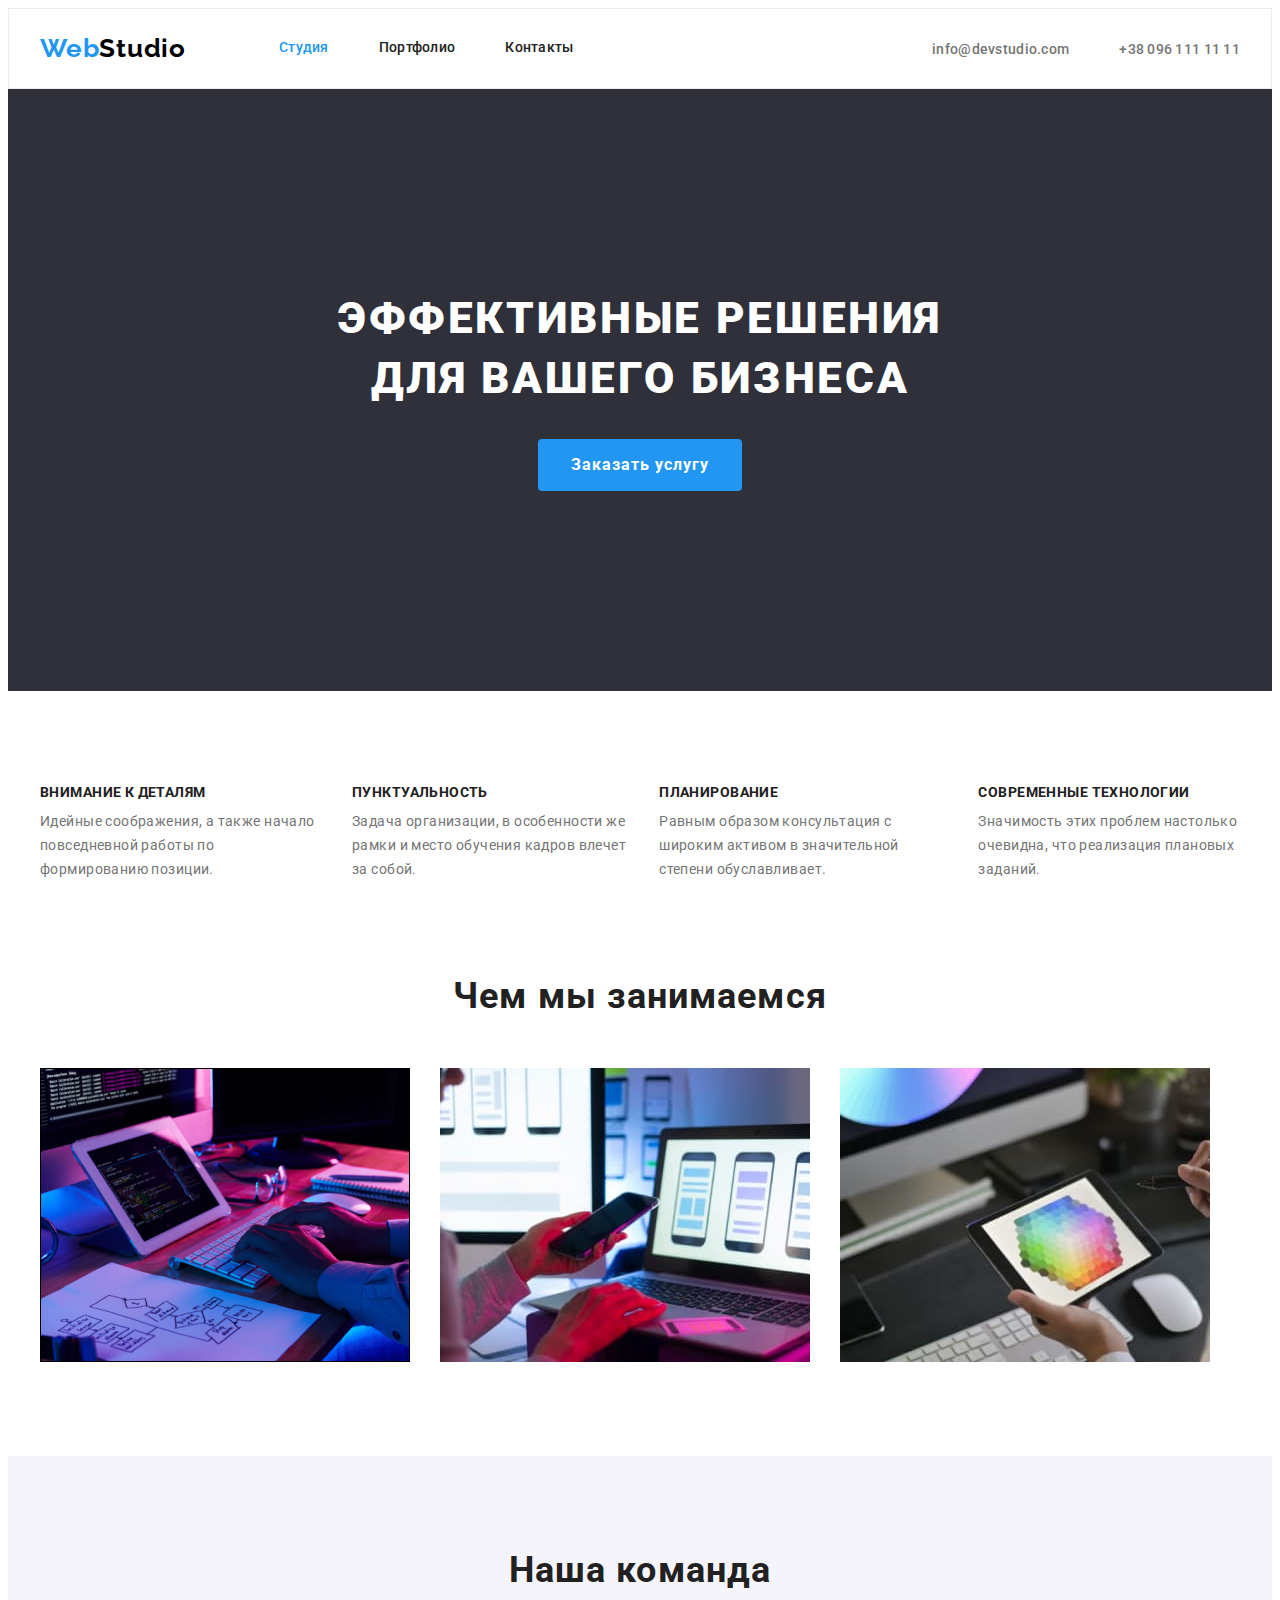
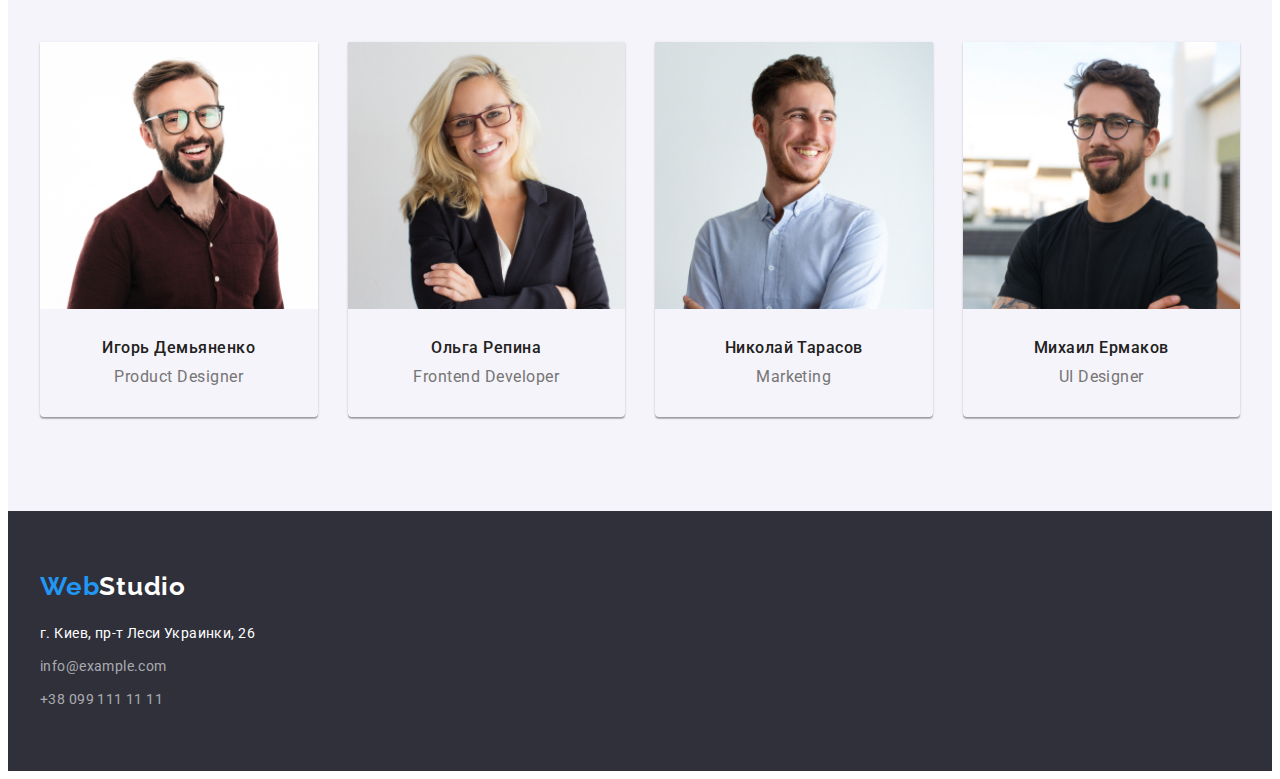
<file: index.html>
<!DOCTYPE html>
<html lang="ru">
<head>
    <meta charset="UTF-8">
    <meta http-equiv="X-UA-Compatible" content="IE=edge">
    <meta name="viewport" content="width=device-width, initial-scale=1.0">
    <title>Document</title>
    
    <link rel="preconnect" href="https://fonts.googleapis.com">
    <link rel="preconnect" href="https://fonts.gstatic.com" crossorigin>
    <link href="https://fonts.googleapis.com/css2?family=Raleway:wght@700&family=Roboto:wght@400;500;700;900&display=swap"
        rel="stylesheet">
    <link rel="stylesheet" href="https://cdnjs.cloudflare.com/ajax/libs/modern-normalize/1.1.0/modern-normalize.min.css"
        integrity="sha512-wpPYUAdjBVSE4KJnH1VR1HeZfpl1ub8YT/NKx4PuQ5NmX2tKuGu6U/JRp5y+Y8XG2tV+wKQpNHVUX03MfMFn9Q=="
        crossorigin="anonymous" referrerpolicy="no-referrer" />

        <link rel="stylesheet" href="./css/styles.css">
    
</head>
<body>
    <header class="header">
        <div class="container main-header">
            <nav class="navigation">
                <a class="header-logo" lang="en" href="#"><span class="text-web">Web</span>Studio</a>
            
                <ul class="header-list list">
                    <li class="header-item"><a href="./index.html" class="header-link current">Студия</a></li>
                    <li class="header-item"><a href="./portfolio.html" class="header-link">Портфолио</a></li>
                    <li class="header-item"><a href="" class="header-link">Контакты</a></li>
                </ul>
            </nav>
            <ul class="contact list">
                <li class="header-item">
                    <a href="mailto:info@devstudio.com" class="header-link-contact">info@devstudio.com</a>  
                </li>
                <li class="header-item">
                    <a href="tel:+380961111111" class="header-link-contact">+38 096 111 11 11</a>
                </li>
            </ul>  
        </div>
    </header>

    <main>

       
        <section class="section hero">
            <div class="container">
                <h1 class="hero-title">Эффективные решения <br/> для вашего бизнеса</h1>
                <button type="button" class="hero-btn">Заказать услугу</button>
            </div>
        </section>

        
        <section class="section"> 
            <div class="container">
                <h2 hidden>Особенности</h2>
                <ul class="advantage-list list">
                    <li class="advantage-item">
                        <h3 class="advantage-title">Внимание к деталям</h3>
                        <p class="advantage-text">Идейные соображения, а также начало повседневной работы по формированию позиции.</p>
                    </li>
                    <li class="advantage-item">
                        <h3 class="advantage-title">Пунктуальность</h3>
                        <p class="advantage-text">Задача организации, в особенности же рамки и место обучения кадров влечет за собой.</p>
                    </li>
                    <li class="advantage-item">
                        <h3 class="advantage-title">Планирование</h3>
                        <p class="advantage-text">Равным образом консультация с широким активом в значительной степени обуславливает.</p>
                    </li>
                    <li class="advantage-item">
                        <h3 class="advantage-title">Современные технологии</h3>
                        <p class="advantage-text">Значимость этих проблем настолько очевидна, что реализация плановых заданий.</p>
                    </li>
                </ul>
            </div>
        </section>

    
        <section class="section no-padding">
            <div class="container">
                <h2 class="product-title">Чем мы занимаемся</h2>
                <ul class="product-list list">
                    <li class="product-item">
                        <img 
                        src="./images/box1.jpg"
                        alt="создание сайта"
                        width="370"
                        height="294"
                        />
                    </li>
                    <li class="product-item">
                        <img 
                        src="./images/box2.jpg"
                        alt="создание мобильной версии"
                        width="370"
                        height="294"
                        />
                    </li>
                    <li class="product-item">
                        <img 
                        src="./images/box3.jpg"
                        alt="тестированте"
                        width="370"
                        height="294"
                        />
                    </li>
                </ul>
            </div>
        </section>

       
        <section class="section team">
            <div class="container">
                <h2 class="team-title">Наша команда</h2>
                <ul class="team-list list">
                    <li class="team-item">
                        <a href="" class="team-link">
                        <img
                        src="./images/img1.jpg" 
                        alt="члены команды"
                        width="270"
                        height="260"
                        /> 
                        <div class="team-name-content">
                        <h3 class="team-name">Игорь Демьяненко</h3>
                        <p lang="en" class="team-text">Product Designer</p>
                        </div>
                        </a>
                    </li>
                    <li class="team-item">
                        <a href="" class="team-link">
                        <img 
                        src="./images/img2.jpg"
                        alt="члены команды"
                        width="270"
                        height="260"
                        />
                        <div class="team-name-content">
                        <h3 class="team-name">Ольга Репина</h3>
                        <p lang="en" class="team-text">Frontend Developer</p>
                        </div>
                        </a>
                    </li>
                    <li class="team-item">
                        <a href="" class="team-link">
                        <img 
                        src="./images/img3.jpg" 
                        alt="члены команды"
                        width="270"
                        height="260"
                        />
                        <div class="team-name-content">
                        <h3 class="team-name">Николай Тарасов</h3>
                        <p lang="en" class="team-text">Marketing</p>
                        </div>
                        </a>
                    </li>
                    <li class="team-item">
                        <a href="" class="team-link">
                        <img 
                        src="./images/img4.jpg" 
                        alt="члены команды"
                        width="270"
                        height="260"
                        />
                        <div class="team-name-content">
                        <h3 class="team-name">Михаил Ермаков</h3>
                        <p lang="en" class="team-text">UI Designer</p>
                        </div>
                        </a>
                    </li>
                </ul>
            </div>
        </section>
    </main>

    <footer class="footer">
        <div class="container">
            <a class="footer-logo" lang="en" href="#"><span class="text-web">Web</span>Studio</a>
            <address>
                <ul class="address list">
                    <li class="address-item">
                        <a href="https://goo.gl/maps/5fkCTM6jAtR8WJ4g7"
                        target="_blank" class="address-link"
                        >г. Киев, пр-т Леси Украинки, 26</a>
                    </li>
                    <li class="address-item">
                        <a href="mailto:info@example.com" class="address-link-contact">info@example.com</a>
                    </li>
                    <li>
                        <a href="tel:+380991111111" class="address-link-contact">+38 099 111 11 11</a>
                    </li class="address-item">
                </ul>
            </address>
        </div>
    </footer>
</body>
</html>
</file>
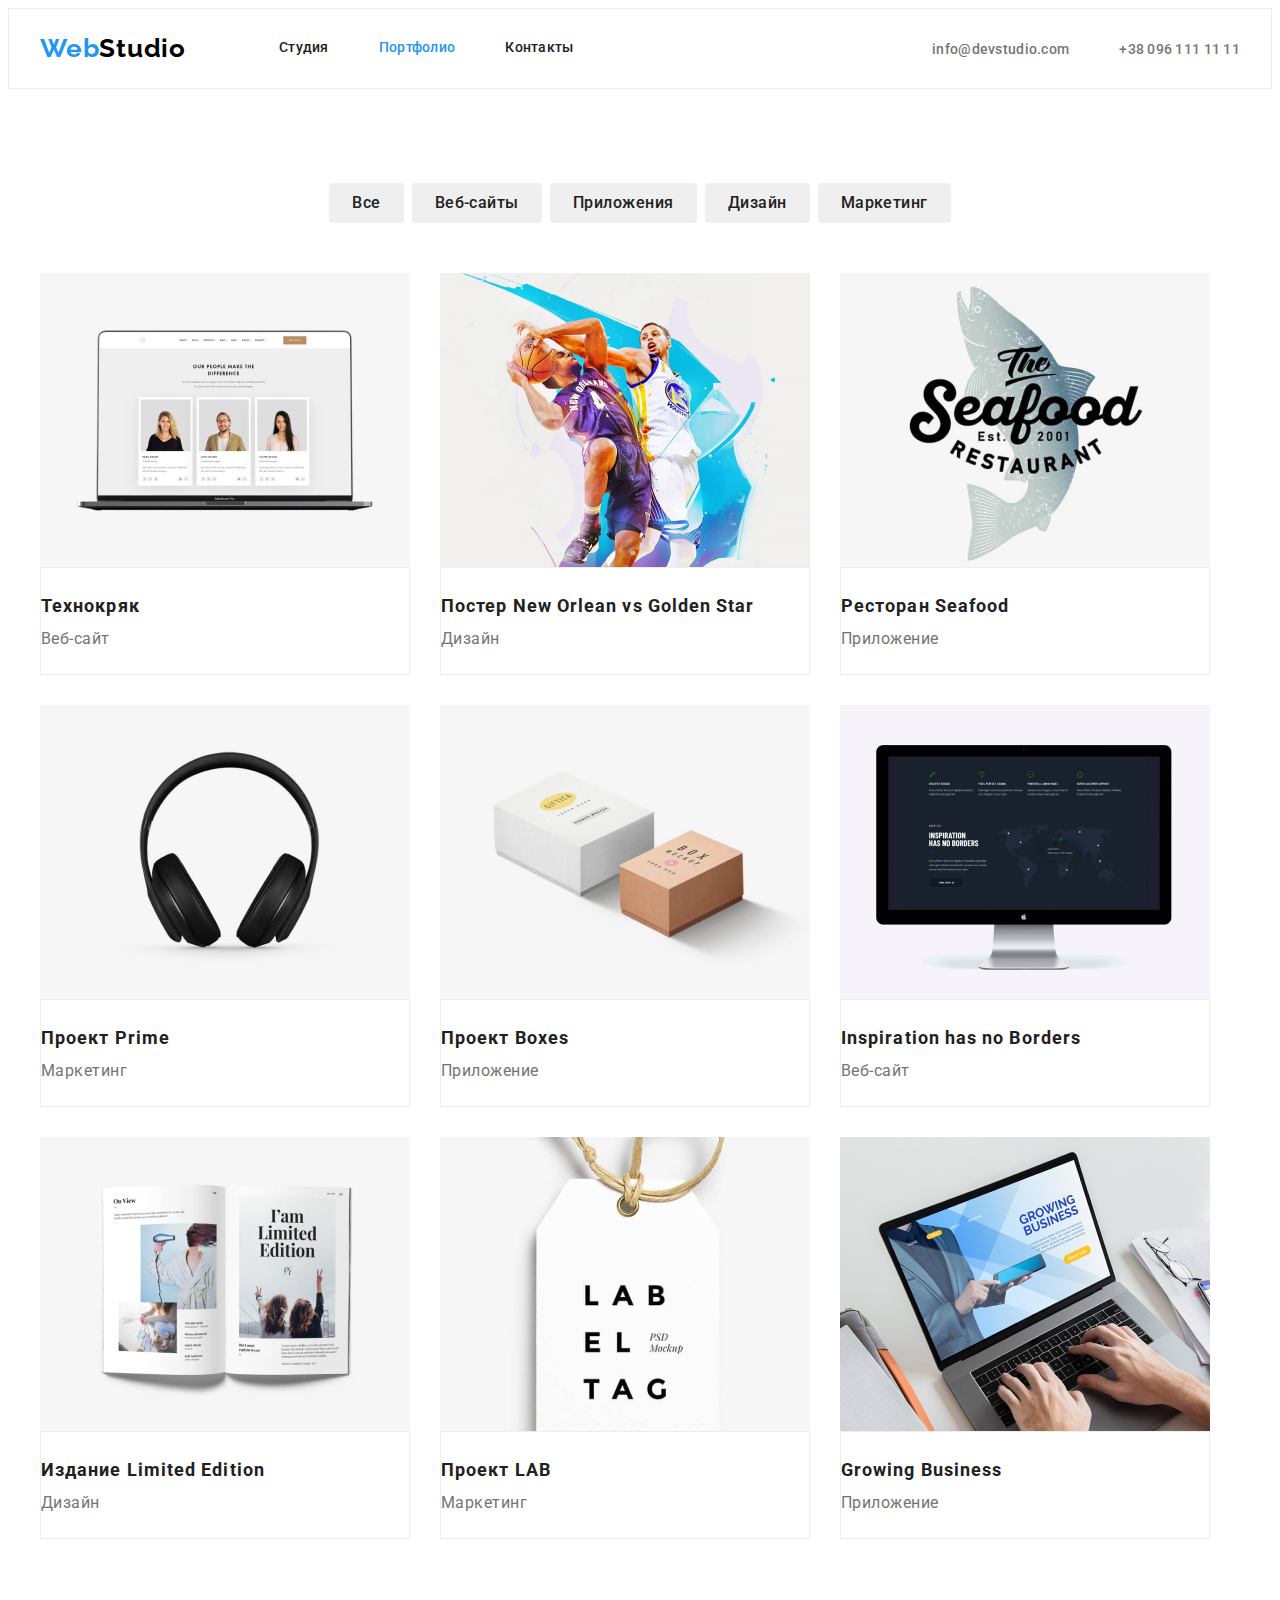
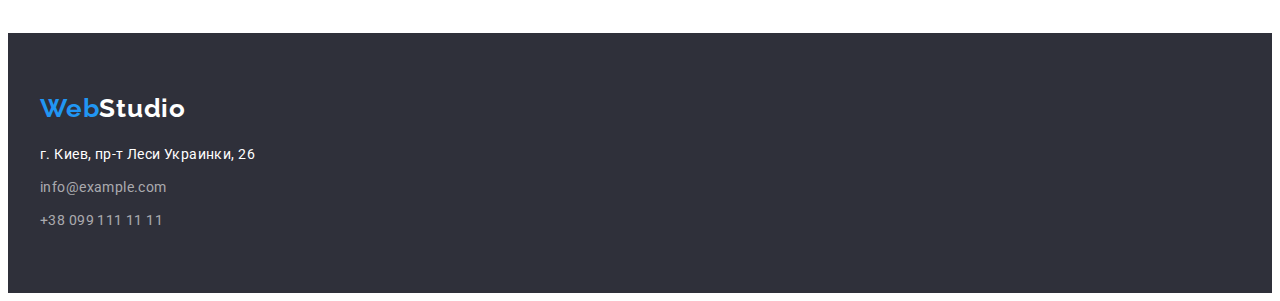
<file: portfolio.html>
<!DOCTYPE html>
<html lang="ru">
<head>
    <meta charset="UTF-8">
    <meta http-equiv="X-UA-Compatible" content="IE=edge">
    <meta name="viewport" content="width=device-width, initial-scale=1.0">
    <title>Document</title>

    <link rel="preconnect" href="https://fonts.googleapis.com">
    <link rel="preconnect" href="https://fonts.gstatic.com" crossorigin>
    <link href="https://fonts.googleapis.com/css2?family=Raleway:wght@700&family=Roboto:wght@400;500;700;900&display=swap"
        rel="stylesheet">
    <link rel="stylesheet" href="https://cdnjs.cloudflare.com/ajax/libs/modern-normalize/1.1.0/modern-normalize.min.css"
        integrity="sha512-wpPYUAdjBVSE4KJnH1VR1HeZfpl1ub8YT/NKx4PuQ5NmX2tKuGu6U/JRp5y+Y8XG2tV+wKQpNHVUX03MfMFn9Q=="
        crossorigin="anonymous" referrerpolicy="no-referrer" />
    <link rel="stylesheet" href="./css/styles.css">
    
</head>
<body>
    <header class="header">
        <div class="container main-header">
            <nav class="navigation">
                <a class="header-logo" lang="en" href="#"><span class="text-web">Web</span>Studio</a>
    
                <ul class="header-list list">
                    <li class="header-item"><a href="./index.html" class="header-link">Студия</a></li>
                    <li class="header-item"><a href="./portfolio.html" class="header-link current">Портфолио</a></li>
                    <li class="header-item"><a href="" class="header-link">Контакты</a></li>
                </ul>
            </nav>
            <ul class="contact list">
                <li class="header-item">
                    <a href="mailto:info@devstudio.com" class="header-link-contact">info@devstudio.com</a>
                </li>
                <li class="header-item">
                    <a href="tel:+380961111111" class="header-link-contact">+38 096 111 11 11</a>
                </li>
            </ul>
        </div>
    </header>

    <main>

        
        <section class="section">
            <div class="container">
                <h1 hidden>Портфолио</h1>
                <ul class="filter-list list"> 
                    <li class="filter-item"><button type="button" class="filter-btn">Все</button></li>
                    <li class="filter-item"><button type="button" class="filter-btn">Веб-сайты</button></li>
                    <li class="filter-item"><button type="button" class="filter-btn">Приложения</button></li>
                    <li class="filter-item"><button type="button" class="filter-btn">Дизайн</button></li>
                    <li class="filter-item"><button type="button" class="filter-btn">Маркетинг</button></li>
                </ul>

                <ul class="portfolio-list list">
                    <li class="portfolio-item">
                        <a href="" class="portfolio-link">
                            <img src="./images/portf-img-1.jpg"
                            alt="вуб-сайт на ноутбуке"
                            width="370"
                            height="294"/>
                        <div class="portfolio-item-content">
                            <h2 class="portfolio-title">Технокряк</h2>
                            <p class="portfolio-text">Веб-сайт</p>
                        </div>
                        </a>
                    </li>
                    <li class="portfolio-item">
                        <a href="" class="portfolio-link">
                            <img src="./images/portf-img-2.jpg" 
                            alt="баскетбол"
                            width="370"
                            height="294"/>
                        <div class="portfolio-item-content">
                            <h2 class="portfolio-title">Постер New Orlean vs Golden Star</h2>
                            <p class="portfolio-text">Дизайн</p>
                        </div>
                        </a>
                    </li>
                    <li class="portfolio-item">
                        <a href="" class="portfolio-link">
                            <img src="./images/portf-img-3.jpg" 
                            alt="логотип ресторана"
                            width="370"
                            height="294"/>
                        <div class="portfolio-item-content">
                            <h2 class="portfolio-title">Ресторан Seafood</h2>
                            <p class="portfolio-text">Приложение</p>
                        </div>
                        </a>
                    </li>
                    <li class="portfolio-item">
                        <a href="" class="portfolio-link">
                            <img src="./images/portf-img-4.jpg" 
                            alt="наушники"
                            width="370"
                            height="294"/>
                        <div class="portfolio-item-content">
                            <h2 class="portfolio-title">Проект Prime</h2>
                            <p class="portfolio-text">Маркетинг</p>
                        </div>
                        </a>
                    </li>
                    <li class="portfolio-item">
                        <a href="" class="portfolio-link">
                            <img src="./images/portf-img-5.jpg" 
                            alt="коробки"
                            width="370"
                            height="294"/>
                        <div class="portfolio-item-content">
                            <h2 class="portfolio-title">Проект Boxes</h2>
                            <p class="portfolio-text">Приложение</p>
                        </div>
                        </a>
                    </li>
                    <li class="portfolio-item">
                        <a href="" class="portfolio-link">
                            <img src="./images/portf-img-6.jpg" 
                            alt="монитор"
                            width="370"
                            height="294"/>
                        <div class="portfolio-item-content">
                            <h2 class="portfolio-title">Inspiration has no Borders</h2>
                            <p class="portfolio-text">Веб-сайт</p>
                        </div>
                        </a>
                    </li>
                    <li class="portfolio-item">
                        <a href="" class="portfolio-link">
                            <img src="./images/portf-img-7.jpg" 
                            alt="журнал"
                            width="370"
                            height="294"/>
                        <div class="portfolio-item-content">
                            <h2 class="portfolio-title">Издание Limited Edition</h2>
                            <p class="portfolio-text">Дизайн</p>
                        </div>
                        </a>
                    </li>
                    <li class="portfolio-item">
                        <a href="" class="portfolio-link">
                            <img src="./images/portf-img-8.jpg" 
                            alt="бирка"
                            width="370"
                            height="294"/>
                        <div class="portfolio-item-content">
                            <h2 class="portfolio-title">Проект LAB</h2>
                            <p class="portfolio-text">Маркетинг</p>
                        </div>
                        </a>
                    </li>
                    <li class="portfolio-item">
                        <a href="" class="portfolio-link">
                            <img src="./images/portf-img-9.jpg" 
                            alt="приложение на ноуте"
                            width="370"
                            height="294"/>
                        <div class="portfolio-item-content">
                            <h2 class="portfolio-title">Growing Business</h2>
                            <p class="portfolio-text">Приложение</p>
                        </div>
                        </a>
                    </li>
                </ul>
            </div>
        </section>
    </main>
    
    <footer class="footer">
        <div class="container">
            <a class="footer-logo" lang="en" href="#"><span class="text-web">Web</span>Studio</a>
            <address>
                <ul class="address list">
                    <li class="address-item">
                        <a href="https://goo.gl/maps/5fkCTM6jAtR8WJ4g7" target="_blank" class="address-link">г. Киев, пр-т Леси
                            Украинки, 26</a>
                    </li>
                    <li class="address-item">
                        <a href="mailto:info@example.com" class="address-link-contact">info@example.com</a>
                    </li>
                    <li class="address-item">
                        <a href="tel:+380991111111" class="address-link-contact">+38 099 111 11 11</a>
                    </li>
                </ul>
            </address>
        </div>
    </footer>
</body>
</html>
</file>
<file: css/styles.css>
:root {
  --header-text-color: #212121;
  --accent-text-color: #2196f3;
  --first-title-color: #212121;
  --first-text-color: #757575;
  --first-btn-color: #212121;
  --second-btn-color: #ffffff;
}

p,
h1,
h2,
h3,
h4,
h5,
h6 {
  margin: 0;
}

ul {
  margin: 0;
  padding: 0;
}

img {
  display: block;
  width: 100%;
  height: auto;
}

button {
  font-family: inherit;
  cursor: pointer;
  border-radius: 4px;
  border: 1px solid transparent;
  display: inline-block;
  align-items: center;
  text-align: center;
}

body {
  font-family: "Roboto", sans-serif;
}

.list {
  list-style: none;
}

a {
  text-decoration: none;
}

.container {
  width: 1200px;
  padding-left: 15px;
  padding-right: 15px;
  margin: 0 auto;
}

.section {
  padding-top: 94px;
  padding-bottom: 94px;
}

.section.no-padding {
  padding-top: 0;
}

/*-----------HEADER-----------*/

.header {
  background-color: #ffffff;
  padding-top: 24px;
  padding-bottom: 24px;
  border: 1px solid #ececec;
}
.main-header {
  display: flex;
  align-items: center;
}
.navigation {
  display: flex;
  align-items: center;
}
.header-logo {
  font-family: "Raleway", sans-serif;
  font-weight: 700;
  font-size: 26px;
  line-height: 1.19;
  letter-spacing: 0.03em;
  color: #000000;
  margin-right: 93px;
}
.text-web {
  color: #2196f3;
}

.header-list {
  display: flex;
}
.header-list .header-item:not(:last-child) {
  margin-right: 50px;
}
.header-list .header-link {
  display: block;

  font-weight: 500;
  font-size: 14px;
  line-height: 1.14;
  letter-spacing: 0.02em;
  color: var(--header-text-color);
}
.header-link:hover,
.header-link:focus {
  color: var(--accent-text-color);
}
.header-list .header-link.current {
  color: var(--accent-text-color);
}
.header-link-contact {
  font-weight: 500;
  font-size: 14px;
  line-height: 1.14;
  letter-spacing: 0.02em;
  color: #757575;
}
.header-link-contact:hover,
.header-link-contact:focus {
  color: var(--accent-text-color);
}
.contact {
  display: flex;
  margin-left: auto;
}
.contact .header-item:not(:last-child) {
  margin-right: 50px;
}

/*-----------HERO-----------*/

.hero {
  background-color: #2f303a;
  padding-top: 200px;
  padding-bottom: 200px;
  text-align: center;
}
.hero-title {
  font-weight: 900;
  font-size: 44px;
  line-height: 1.36;

  letter-spacing: 0.06em;
  text-transform: uppercase;
  color: #ffffff;
  margin-bottom: 30px;
}
.hero-btn {
  font-weight: 700;
  font-size: 16px;
  line-height: 1.87;
  letter-spacing: 0.06em;
  background-color: var(--accent-text-color);
  color: var(--second-btn-color);
  padding: 10px 32px;
}

/*-----------ADVANTAGE-----------*/

.advantage-list {
  display: flex;
  align-items: center;
}
.advantage-list .advantage-item:not(:last-child) {
  margin-right: 30px;
}
.advantage-title {
  font-size: 14px;
  line-height: 1.14;
  letter-spacing: 0.03em;
  text-transform: uppercase;
  color: var(--first-title-color);
  margin-bottom: 10px;
}
.advantage-text {
  font-size: 14px;
  line-height: 1.71;
  letter-spacing: 0.03em;
  color: var(--first-text-color);
}

/*-----------PRODUCT-----------*/

.product-title {
  font-size: 36px;
  line-height: 1.16;
  text-align: center;
  letter-spacing: 0.03em;
  color: var(--first-title-color);
  margin-bottom: 50px;
}
.product-list {
  display: flex;
}
.product-item + .product-item {
  margin-left: 30px;
}

/*-------------TEAM------------*/

.team {
  background: #f5f4fa;
}
.team-title {
  font-size: 36px;
  line-height: 1.16;
  text-align: center;
  letter-spacing: 0.03em;
  color: var(--first-title-color);
  margin-bottom: 50px;
}
.team-list {
  display: flex;
  margin-left: -30px;
}
.team-item {
  flex-basis: calc(100% / 4 - 30px);
  margin-left: 30px;
  box-shadow: 0px 1px 3px rgba(0, 0, 0, 0.12), 0px 1px 1px rgba(0, 0, 0, 0.14),
    0px 2px 1px rgba(0, 0, 0, 0.2);
  border-radius: 0px 0px 4px 4px;
}

.team-name-content {
  padding-top: 30px;
  padding-bottom: 30px;
}

.team-name {
  font-weight: 500;
  font-size: 16px;
  line-height: 1.18;
  text-align: center;
  letter-spacing: 0.03em;
  color: var(--first-title-color);
  margin-bottom: 10px;
}
.team-text {
  font-size: 16px;
  line-height: 1.18;
  text-align: center;
  letter-spacing: 0.03em;
  color: var(--first-text-color);
}

/*-------------FOOTER------------*/

.footer {
  background-color: #2f303a;
  padding-top: 60px;
  padding-bottom: 60px;
}
.footer-logo {
  font-family: "Raleway", sans-serif;
  font-weight: 700;
  font-size: 26px;
  line-height: 1.19;
  letter-spacing: 0.03em;
  display: block;
  color: #ffffff;
  margin-bottom: 20px;
}
.address {
  font-style: normal;
}
.address-item {
  margin-bottom: 9px;
}
.address-item:last-child {
  margin-bottom: 0;
}
.address-link {
  font-size: 14px;
  line-height: 1.71;
  letter-spacing: 0.03em;
  color: #ffffff;
}
.address-link:hover,
.address-link:focus {
  color: var(--accent-text-color);
}
.address-link-contact {
  font-size: 14px;
  line-height: 1.71;
  letter-spacing: 0.03em;
  color: rgba(255, 255, 255, 0.6);
}
.address-link-contact:hover,
.address-link-contact:focus {
  color: var(--accent-text-color);
}

/*-------------PORTFOLIO-----------*/

.filter-list {
  display: flex;
  justify-content: center;
  margin-bottom: 50px;
}
.filter-list .filter-item:not(:last-child) {
  margin-right: 8px;
}
.filter-btn {
  font-weight: 500;
  font-size: 16px;
  line-height: 1.62;
  text-align: center;
  letter-spacing: 0.03em;
  cursor: pointer;
  color: var(--first-btn-color);
  padding: 6px 22px;
}
.filter-btn:hover,
.filter-btn:focus {
  background-color: var(--accent-text-color);
  color: var(--second-btn-color);
}
.portfolio-list {
  display: flex;
  flex-wrap: wrap;
}
.portfolio-item {
  flex-basis: calc(100% / 3 - 30px);
  margin-left: 30px;
  margin-bottom: 30px;
}
.portfolio-item:nth-child(3n + 1) {
  margin-left: 0;
}
.portfolio-item:nth-last-child(-n + 3) {
  margin-bottom: 0;
}
.portfolio-title {
  font-size: 18px;
  line-height: 2;
  letter-spacing: 0.06em;
  color: var(--first-title-color);
}
.portfolio-text {
  font-size: 16px;
  line-height: 1.87;
  letter-spacing: 0.03em;
  color: var(--first-text-color);
}
.portfolio-item-content {
  border: 1px solid #eeeeee;
  padding-top: 20px;
  padding-bottom: 20px;
}
.portfolio-link {
  display: block;
}
</file>
